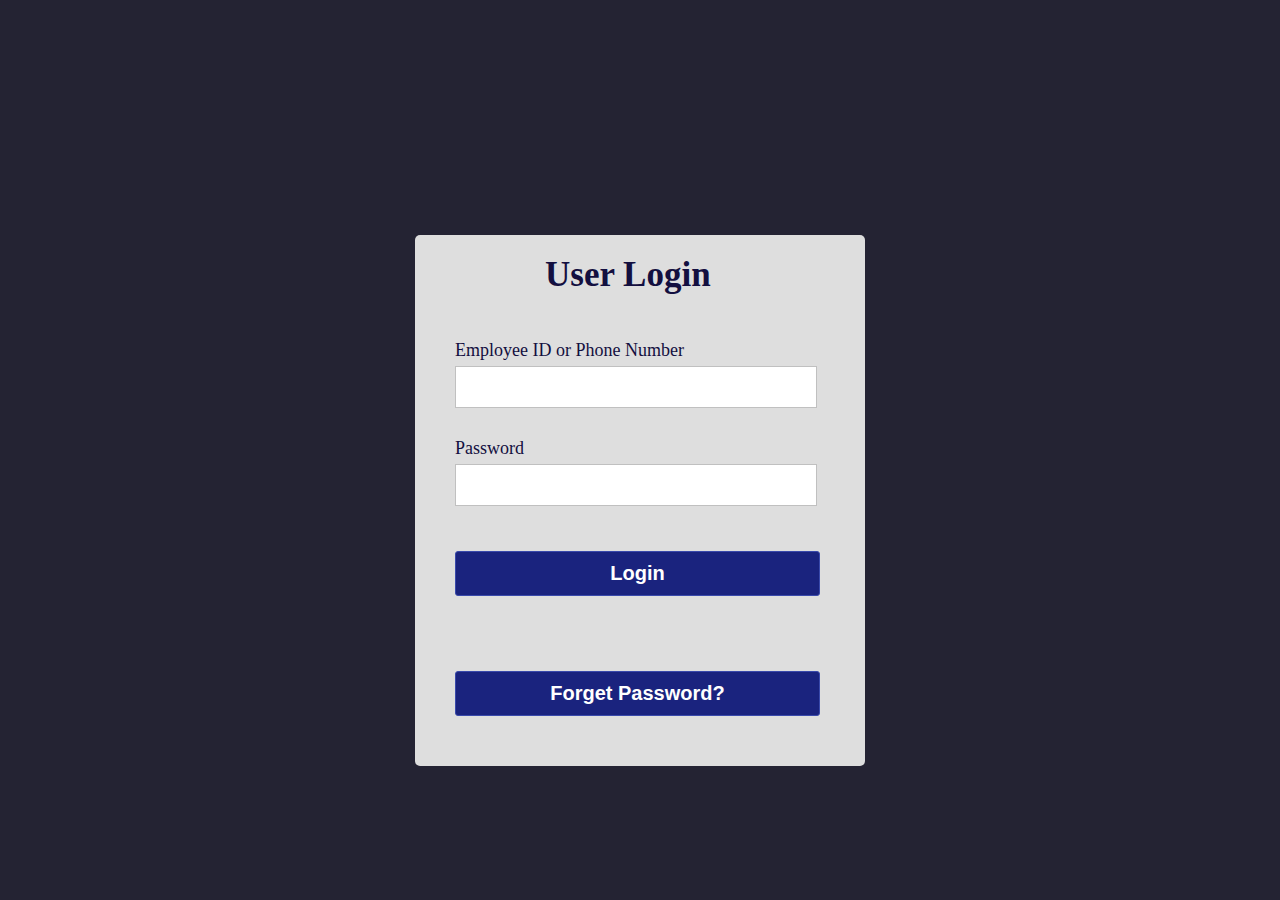
<file: index.html>
<!DOCTYPE html>
<html lang="en">
<head>
	<meta charset="UTF-8">
	<title>Validated Login Form</title>
	<link rel="stylesheet" href="style.css">
</head>
<body>
	<div class="container">
		<h1 class="label">User Login</h1>
		<form class="login_form" action="seat1.html" method="post" name="form" onsubmit="return validated()">
			<div class="font">Employee ID or Phone Number</div>
			<input autocomplete="off" type="text" name="email">
			<div id="email_error">Please fill up your Employee ID or Phone Number</div>
			<div class="font font2">Password</div>
			<input type="password" name="password">
			<div id="pass_error">Please fill up your Password</div>
			<button type="submit">Login</button>
			<button type="submit">Forget Password?</button>
		</form>
	</div>	
	<script src="valid.js"></script>
</body>
</html>
</file>
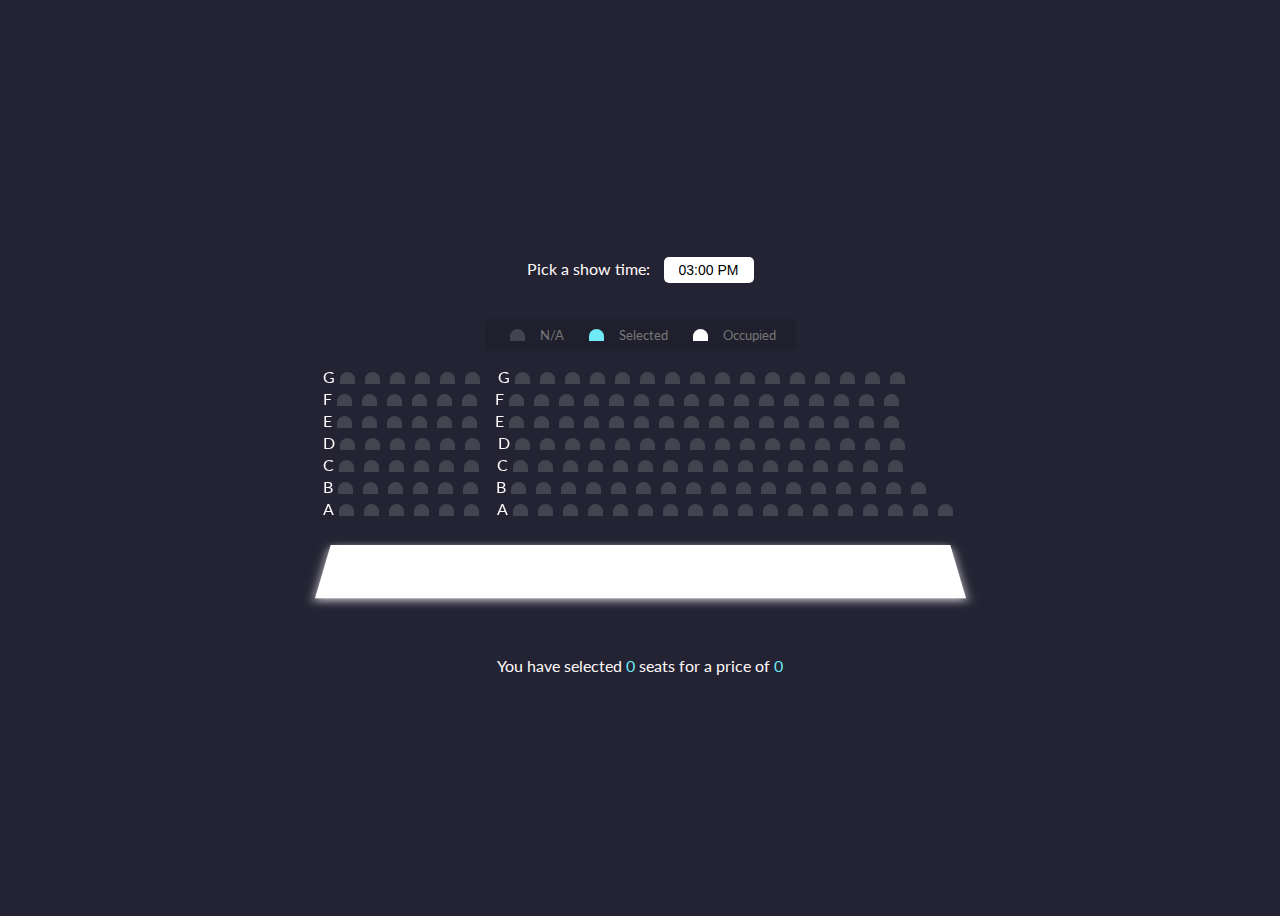
<file: seat1.html>
<!DOCTYPE html>
<html lang="en">
  <head>
    <meta charset="UTF-8" />
    <meta http-equiv="X-UA-Compatible" content="IE=edge" />
    <meta name="viewport" content="width=device-width, initial-scale=1.0" />
    <link rel="stylesheet" href="seat1.css" />
    <title>Seat Booking</title>
  </head>
  <body>
    <div class="movie-container">
      <label>Pick a show time:</label>
      <select id="movie">
        <option value="10">03:00 PM</option>
        <option value="12">06:00 PM</option>
      </select>
    </div>

    <ul class="showcase">
      <li>
        <div class="seat"></div>
        <small>N/A</small>
      </li>

      <li>
        <div class="seat selected"></div>
        <small>Selected</small>
      </li>

      <li>
        <div class="seat occupied"></div>
        <small>Occupied</small>
      </li>
    </ul>

    <div class="container">
      <div class="row">
        <div class="row-label">G </div>
        <div class="seat"></div>
        <div class="seat"></div>
        <div class="seat"></div>
        <div class="seat"></div>
        <div class="seat"></div>
        <div class="seat"></div>
        <div class="row-label">G </div>
        <div class="seat"></div>
        <div class="seat"></div>
        <div class="seat"></div>
        <div class="seat"></div>
        <div class="seat"></div>
        <div class="seat"></div>
        <div class="seat"></div>
        <div class="seat"></div>
        <div class="seat"></div>
        <div class="seat"></div>
        <div class="seat"></div>
        <div class="seat"></div>
        <div class="seat"></div>
        <div class="seat"></div>
        <div class="seat"></div>
        <div class="seat"></div>
      </div>
      <div class="row">
        <div class="row-label">F </div>
        <div class="seat"></div>
        <div class="seat"></div>
        <div class="seat"></div>
        <div class="seat"></div>
        <div class="seat"></div>
        <div class="seat"></div>
        <div class="row-label">F </div>
        <div class="seat"></div>
        <div class="seat"></div>
        <div class="seat"></div>
        <div class="seat"></div>
        <div class="seat"></div>
        <div class="seat"></div>
        <div class="seat"></div>
        <div class="seat"></div>
        <div class="seat"></div>
        <div class="seat"></div>
        <div class="seat"></div>
        <div class="seat"></div>
        <div class="seat"></div>
        <div class="seat"></div>
        <div class="seat"></div>
        <div class="seat"></div>
    
      </div>

      <div class="row">
        <div class="row-label">E </div>
        <div class="seat"></div>
        <div class="seat"></div>
        <div class="seat"></div>
        <div class="seat"></div>
        <div class="seat"></div>
        <div class="seat"></div>
        <div class="row-label">E </div>
        <div class="seat"></div>
        <div class="seat"></div>
        <div class="seat"></div>
        <div class="seat"></div>
        <div class="seat"></div>
        <div class="seat"></div>
        <div class="seat"></div>
        <div class="seat"></div>
        <div class="seat"></div>
        <div class="seat"></div>
        <div class="seat"></div>
        <div class="seat"></div>
        <div class="seat"></div>
        <div class="seat"></div>
        <div class="seat"></div>
        <div class="seat"></div>
      </div>

      <div class="row">
        <div class="row-label">D </div>
        <div class="seat"></div>
        <div class="seat"></div>
        <div class="seat"></div>
        <div class="seat"></div>
        <div class="seat"></div>
        <div class="seat"></div>
        <div class="row-label">D </div>
        <div class="seat"></div>
        <div class="seat"></div>
        <div class="seat"></div>
        <div class="seat"></div>
        <div class="seat"></div>
        <div class="seat"></div>
        <div class="seat"></div>
        <div class="seat"></div>
        <div class="seat"></div>
        <div class="seat"></div>
        <div class="seat"></div>
        <div class="seat"></div>
        <div class="seat"></div>
        <div class="seat"></div>
        <div class="seat"></div>
        <div class="seat"></div>
      </div><div class="row">
        <div class="row-label">C </div>
        <div class="seat"></div>
        <div class="seat"></div>
        <div class="seat"></div>
        <div class="seat"></div>
        <div class="seat"></div>
        <div class="seat"></div>
        <div class="row-label">C </div>
        <div class="seat"></div>
        <div class="seat"></div>
        <div class="seat"></div>
        <div class="seat"></div>
        <div class="seat"></div>
        <div class="seat"></div>
        <div class="seat"></div>
        <div class="seat"></div>
        <div class="seat"></div>
        <div class="seat"></div>
        <div class="seat"></div>
        <div class="seat"></div>
        <div class="seat"></div>
        <div class="seat"></div>
        <div class="seat"></div>
        <div class="seat"></div>
      </div><div class="row">
        <div class="row-label">B </div>
        <div class="seat"></div>
        <div class="seat"></div>
        <div class="seat"></div>
        <div class="seat"></div>
        <div class="seat"></div>
        <div class="seat"></div>
        <div class="row-label">B </div>
        <div class="seat"></div>
        <div class="seat"></div>
        <div class="seat"></div>
        <div class="seat"></div>
        <div class="seat"></div>
        <div class="seat"></div>
        <div class="seat"></div>
        <div class="seat"></div>
        <div class="seat"></div>
        <div class="seat"></div>
        <div class="seat"></div>
        <div class="seat"></div>
        <div class="seat"></div>
        <div class="seat"></div>
        <div class="seat"></div>
        <div class="seat"></div>
        <div class="seat"></div>
      </div>

      <div class="row">
        <div class="row-label">A </div>
        <div class="seat"></div>
        <div class="seat"></div>
        <div class="seat"></div>
        <div class="seat"></div>
        <div class="seat"></div>
        <div class="seat"></div>
        <div class="row-label">A </div>
        <div class="seat"></div>
        <div class="seat"></div>
        <div class="seat"></div>
        <div class="seat"></div>
        <div class="seat"></div>
        <div class="seat"></div>
        <div class="seat"></div>
        <div class="seat"></div>
        <div class="seat"></div>
        <div class="seat"></div>
        <div class="seat"></div>
        <div class="seat"></div>
        <div class="seat"></div>
        <div class="seat"></div>
        <div class="seat"></div>
        <div class="seat"></div>
        <div class="seat"></div>
        <div class="seat"></div>
      </div>
      <div class="screen"></div>
    </div>

    <p class="text">
      You have selected <span id="count">0</span> seats for a price of <span id="total">0</span>
    </p>
    <script src="seat1.js"></script>
  </body>
</html>
</file>
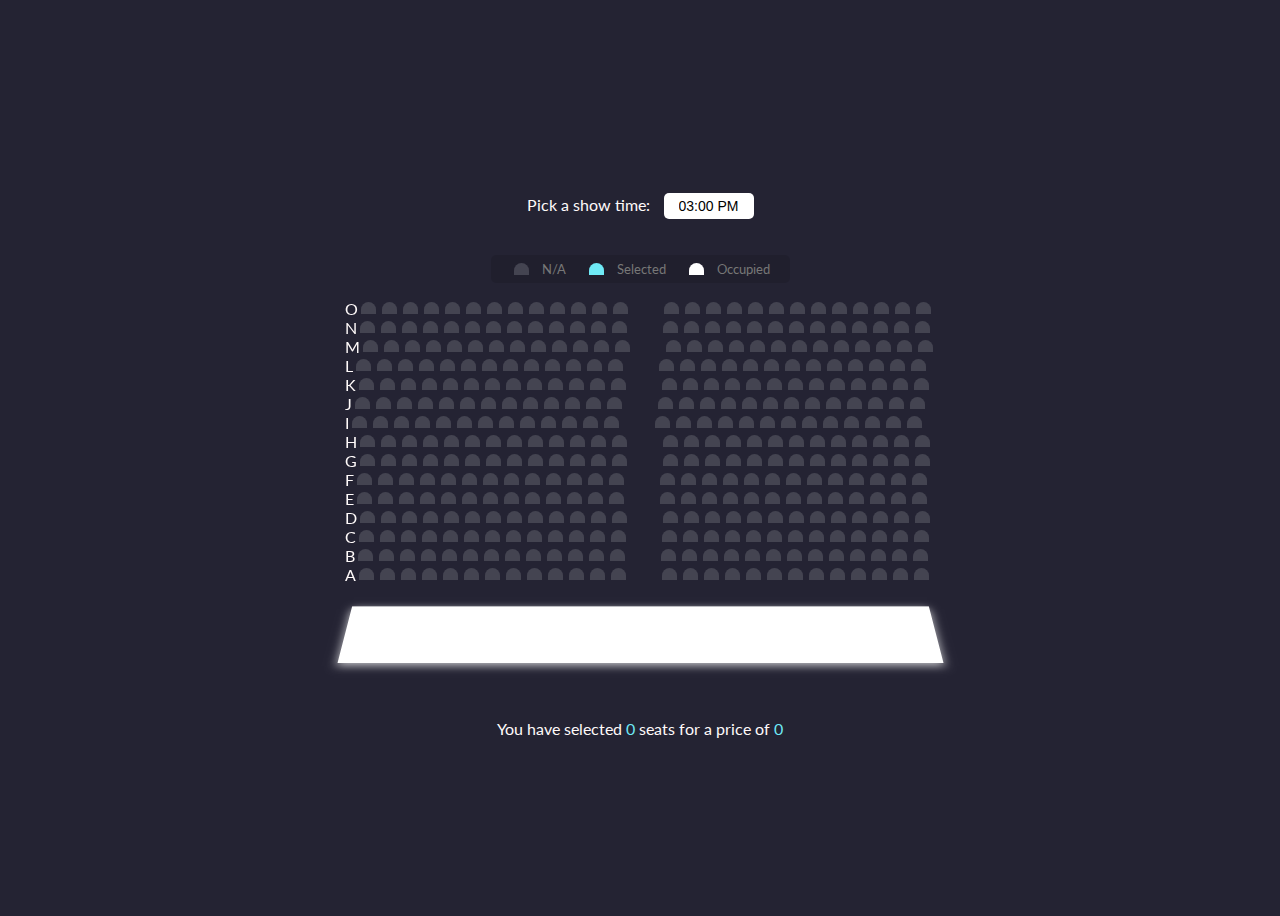
<file: seat2.html>
<!DOCTYPE html>
<html lang="en">
  <head>
    <meta charset="UTF-8" />
    <meta http-equiv="X-UA-Compatible" content="IE=edge" />
    <meta name="viewport" content="width=device-width, initial-scale=1.0" />
    <link rel="stylesheet" href="seat2.css" />
    <title>Seat Booking</title>
  </head>
  <body>
    <div class="movie-container">
      <label>Pick a show time:</label>
      <select id="movie">
        <option value="10">03:00 PM</option>
        <option value="12">06:00 PM</option>
      </select>
    </div>

    <ul class="showcase">
      <li>
        <div class="seat"></div>
        <small>N/A</small>
      </li>

      <li>
        <div class="seat selected"></div>
        <small>Selected</small>
      </li>

      <li>
        <div class="seat occupied"></div>
        <small>Occupied</small>
      </li>
    </ul>

    <div class="container">
      
      <div class="row">
        <div class="row-label">O</div>
        <div class="seat"></div>
        <div class="seat"></div>
        <div class="seat"></div>
        <div class="seat"></div>
        <div class="seat"></div>
        <div class="seat"></div>
        <div class="seat"></div>
        <div class="seat"></div>
        <div class="seat"></div>
        <div class="seat"></div>
        <div class="seat"></div>
        <div class="seat"></div>
        <div class="seat"></div>
        <div class="seat"></div>
        <div class="seat"></div>
        <div class="seat"></div>
        <div class="seat"></div>
        <div class="seat"></div>
        <div class="seat"></div>
        <div class="seat"></div>
        <div class="seat"></div>
        <div class="seat"></div>
        <div class="seat"></div>
        <div class="seat"></div>
        <div class="seat"></div>
        <div class="seat"></div>
      </div>

      <div class="row">
        <div class="row-label">N</div>
        <div class="seat"></div>
        <div class="seat"></div>
        <div class="seat"></div>
        <div class="seat"></div>
        <div class="seat"></div>
        <div class="seat"></div>
        <div class="seat"></div>
        <div class="seat"></div>
        <div class="seat"></div>
        <div class="seat"></div>
        <div class="seat"></div>
        <div class="seat"></div>
        <div class="seat"></div>
        <div class="seat"></div>
        <div class="seat"></div>
        <div class="seat"></div>
        <div class="seat"></div>
        <div class="seat"></div>
        <div class="seat"></div>
        <div class="seat"></div>
        <div class="seat"></div>
        <div class="seat"></div>
        <div class="seat"></div>
        <div class="seat"></div>
        <div class="seat"></div>
        <div class="seat"></div>
      </div>
      <div class="row">
        <div class="row-label">M</div>
        <div class="seat"></div>
        <div class="seat"></div>
        <div class="seat"></div>
        <div class="seat"></div>
        <div class="seat"></div>
        <div class="seat"></div>
        <div class="seat"></div>
        <div class="seat"></div>
        <div class="seat"></div>
        <div class="seat"></div>
        <div class="seat"></div>
        <div class="seat"></div>
        <div class="seat"></div>
        <div class="seat"></div>
        <div class="seat"></div>
        <div class="seat"></div>
        <div class="seat"></div>
        <div class="seat"></div>
        <div class="seat"></div>
        <div class="seat"></div>
        <div class="seat"></div>
        <div class="seat"></div>
        <div class="seat"></div>
        <div class="seat"></div>
        <div class="seat"></div>
        <div class="seat"></div>
      </div>
      <div class="row">
        <div class="row-label">L</div>
        <div class="seat"></div>
        <div class="seat"></div>
        <div class="seat"></div>
        <div class="seat"></div>
        <div class="seat"></div>
        <div class="seat"></div>
        <div class="seat"></div>
        <div class="seat"></div>
        <div class="seat"></div>
        <div class="seat"></div>
        <div class="seat"></div>
        <div class="seat"></div>
        <div class="seat"></div>
        <div class="seat"></div>
        <div class="seat"></div>
        <div class="seat"></div>
        <div class="seat"></div>
        <div class="seat"></div>
        <div class="seat"></div>
        <div class="seat"></div>
        <div class="seat"></div>
        <div class="seat"></div>
        <div class="seat"></div>
        <div class="seat"></div>
        <div class="seat"></div>
        <div class="seat"></div>
      </div>
      <div class="row">
        <div class="row-label">K</div>
        <div class="seat"></div>
        <div class="seat"></div>
        <div class="seat"></div>
        <div class="seat"></div>
        <div class="seat"></div>
        <div class="seat"></div>
        <div class="seat"></div>
        <div class="seat"></div>
        <div class="seat"></div>
        <div class="seat"></div>
        <div class="seat"></div>
        <div class="seat"></div>
        <div class="seat"></div>
        <div class="seat"></div>
        <div class="seat"></div>
        <div class="seat"></div>
        <div class="seat"></div>
        <div class="seat"></div>
        <div class="seat"></div>
        <div class="seat"></div>
        <div class="seat"></div>
        <div class="seat"></div>
        <div class="seat"></div>
        <div class="seat"></div>
        <div class="seat"></div>
        <div class="seat"></div>
      </div>
      <div class="row">
        <div class="row-label">J</div>
        <div class="seat"></div>
        <div class="seat"></div>
        <div class="seat"></div>
        <div class="seat"></div>
        <div class="seat"></div>
        <div class="seat"></div>
        <div class="seat"></div>
        <div class="seat"></div>
        <div class="seat"></div>
        <div class="seat"></div>
        <div class="seat"></div>
        <div class="seat"></div>
        <div class="seat"></div>
        <div class="seat"></div>
        <div class="seat"></div>
        <div class="seat"></div>
        <div class="seat"></div>
        <div class="seat"></div>
        <div class="seat"></div>
        <div class="seat"></div>
        <div class="seat"></div>
        <div class="seat"></div>
        <div class="seat"></div>
        <div class="seat"></div>
        <div class="seat"></div>
        <div class="seat"></div>
      </div>
      <div class="row">
        <div class="row-label">I</div>
        <div class="seat"></div>
        <div class="seat"></div>
        <div class="seat"></div>
        <div class="seat"></div>
        <div class="seat"></div>
        <div class="seat"></div>
        <div class="seat"></div>
        <div class="seat"></div>
        <div class="seat"></div>
        <div class="seat"></div>
        <div class="seat"></div>
        <div class="seat"></div>
        <div class="seat"></div>
        <div class="seat"></div>
        <div class="seat"></div>
        <div class="seat"></div>
        <div class="seat"></div>
        <div class="seat"></div>
        <div class="seat"></div>
        <div class="seat"></div>
        <div class="seat"></div>
        <div class="seat"></div>
        <div class="seat"></div>
        <div class="seat"></div>
        <div class="seat"></div>
        <div class="seat"></div>
      </div>
      <div class="row">
        <div class="row-label">H</div>
        <div class="seat"></div>
        <div class="seat"></div>
        <div class="seat"></div>
        <div class="seat"></div>
        <div class="seat"></div>
        <div class="seat"></div>
        <div class="seat"></div>
        <div class="seat"></div>
        <div class="seat"></div>
        <div class="seat"></div>
        <div class="seat"></div>
        <div class="seat"></div>
        <div class="seat"></div>
        <div class="seat"></div>
        <div class="seat"></div>
        <div class="seat"></div>
        <div class="seat"></div>
        <div class="seat"></div>
        <div class="seat"></div>
        <div class="seat"></div>
        <div class="seat"></div>
        <div class="seat"></div>
        <div class="seat"></div>
        <div class="seat"></div>
        <div class="seat"></div>
        <div class="seat"></div>
      </div>
      <div class="row">
        <div class="row-label">G</div>
        <div class="seat"></div>
        <div class="seat"></div>
        <div class="seat"></div>
        <div class="seat"></div>
        <div class="seat"></div>
        <div class="seat"></div>
        <div class="seat"></div>
        <div class="seat"></div>
        <div class="seat"></div>
        <div class="seat"></div>
        <div class="seat"></div>
        <div class="seat"></div>
        <div class="seat"></div>
        <div class="seat"></div>
        <div class="seat"></div>
        <div class="seat"></div>
        <div class="seat"></div>
        <div class="seat"></div>
        <div class="seat"></div>
        <div class="seat"></div>
        <div class="seat"></div>
        <div class="seat"></div>
        <div class="seat"></div>
        <div class="seat"></div>
        <div class="seat"></div>
        <div class="seat"></div>
      </div>
      <div class="row">
        <div class="row-label">F</div>
        <div class="seat"></div>
        <div class="seat"></div>
        <div class="seat"></div>
        <div class="seat"></div>
        <div class="seat"></div>
        <div class="seat"></div>
        <div class="seat"></div>
        <div class="seat"></div>
        <div class="seat"></div>
        <div class="seat"></div>
        <div class="seat"></div>
        <div class="seat"></div>
        <div class="seat"></div>
        <div class="seat"></div>
        <div class="seat"></div>
        <div class="seat"></div>
        <div class="seat"></div>
        <div class="seat"></div>
        <div class="seat"></div>
        <div class="seat"></div>
        <div class="seat"></div>
        <div class="seat"></div>
        <div class="seat"></div>
        <div class="seat"></div>
        <div class="seat"></div>
        <div class="seat"></div>
      </div>
      <div class="row">
        <div class="row-label">E</div>
        <div class="seat"></div>
        <div class="seat"></div>
        <div class="seat"></div>
        <div class="seat"></div>
        <div class="seat"></div>
        <div class="seat"></div>
        <div class="seat"></div>
        <div class="seat"></div>
        <div class="seat"></div>
        <div class="seat"></div>
        <div class="seat"></div>
        <div class="seat"></div>
        <div class="seat"></div>
        <div class="seat"></div>
        <div class="seat"></div>
        <div class="seat"></div>
        <div class="seat"></div>
        <div class="seat"></div>
        <div class="seat"></div>
        <div class="seat"></div>
        <div class="seat"></div>
        <div class="seat"></div>
        <div class="seat"></div>
        <div class="seat"></div>
        <div class="seat"></div>
        <div class="seat"></div>
      </div>
      <div class="row">
        <div class="row-label">D</div>
        <div class="seat"></div>
        <div class="seat"></div>
        <div class="seat"></div>
        <div class="seat"></div>
        <div class="seat"></div>
        <div class="seat"></div>
        <div class="seat"></div>
        <div class="seat"></div>
        <div class="seat"></div>
        <div class="seat"></div>
        <div class="seat"></div>
        <div class="seat"></div>
        <div class="seat"></div>
        <div class="seat"></div>
        <div class="seat"></div>
        <div class="seat"></div>
        <div class="seat"></div>
        <div class="seat"></div>
        <div class="seat"></div>
        <div class="seat"></div>
        <div class="seat"></div>
        <div class="seat"></div>
        <div class="seat"></div>
        <div class="seat"></div>
        <div class="seat"></div>
        <div class="seat"></div>
      </div>
      <div class="row">
        <div class="row-label">C</div>
        <div class="seat"></div>
        <div class="seat"></div>
        <div class="seat"></div>
        <div class="seat"></div>
        <div class="seat"></div>
        <div class="seat"></div>
        <div class="seat"></div>
        <div class="seat"></div>
        <div class="seat"></div>
        <div class="seat"></div>
        <div class="seat"></div>
        <div class="seat"></div>
        <div class="seat"></div>
        <div class="seat"></div>
        <div class="seat"></div>
        <div class="seat"></div>
        <div class="seat"></div>
        <div class="seat"></div>
        <div class="seat"></div>
        <div class="seat"></div>
        <div class="seat"></div>
        <div class="seat"></div>
        <div class="seat"></div>
        <div class="seat"></div>
        <div class="seat"></div>
        <div class="seat"></div>
      </div>
      <div class="row">
        <div class="row-label">B</div>
        <div class="seat"></div>
        <div class="seat"></div>
        <div class="seat"></div>
        <div class="seat"></div>
        <div class="seat"></div>
        <div class="seat"></div>
        <div class="seat"></div>
        <div class="seat"></div>
        <div class="seat"></div>
        <div class="seat"></div>
        <div class="seat"></div>
        <div class="seat"></div>
        <div class="seat"></div>
        <div class="seat"></div>
        <div class="seat"></div>
        <div class="seat"></div>
        <div class="seat"></div>
        <div class="seat"></div>
        <div class="seat"></div>
        <div class="seat"></div>
        <div class="seat"></div>
        <div class="seat"></div>
        <div class="seat"></div>
        <div class="seat"></div>
        <div class="seat"></div>
        <div class="seat"></div>
      </div>
      <div class="row">
        <div class="row-label">A</div>
        <div class="seat"></div>
        <div class="seat"></div>
        <div class="seat"></div>
        <div class="seat"></div>
        <div class="seat"></div>
        <div class="seat"></div>
        <div class="seat"></div>
        <div class="seat"></div>
        <div class="seat"></div>
        <div class="seat"></div>
        <div class="seat"></div>
        <div class="seat"></div>
        <div class="seat"></div>
        <div class="seat"></div>
        <div class="seat"></div>
        <div class="seat"></div>
        <div class="seat"></div>
        <div class="seat"></div>
        <div class="seat"></div>
        <div class="seat"></div>
        <div class="seat"></div>
        <div class="seat"></div>
        <div class="seat"></div>
        <div class="seat"></div>
        <div class="seat"></div>
        <div class="seat"></div>
      </div>
      
      <div class="screen"></div>
    </div>

    <p class="text">
      You have selected <span id="count">0</span> seats for a price of <span id="total">0</span>
    </p>
    <script src="seat2.js"></script>
  </body>
</html>
</file>
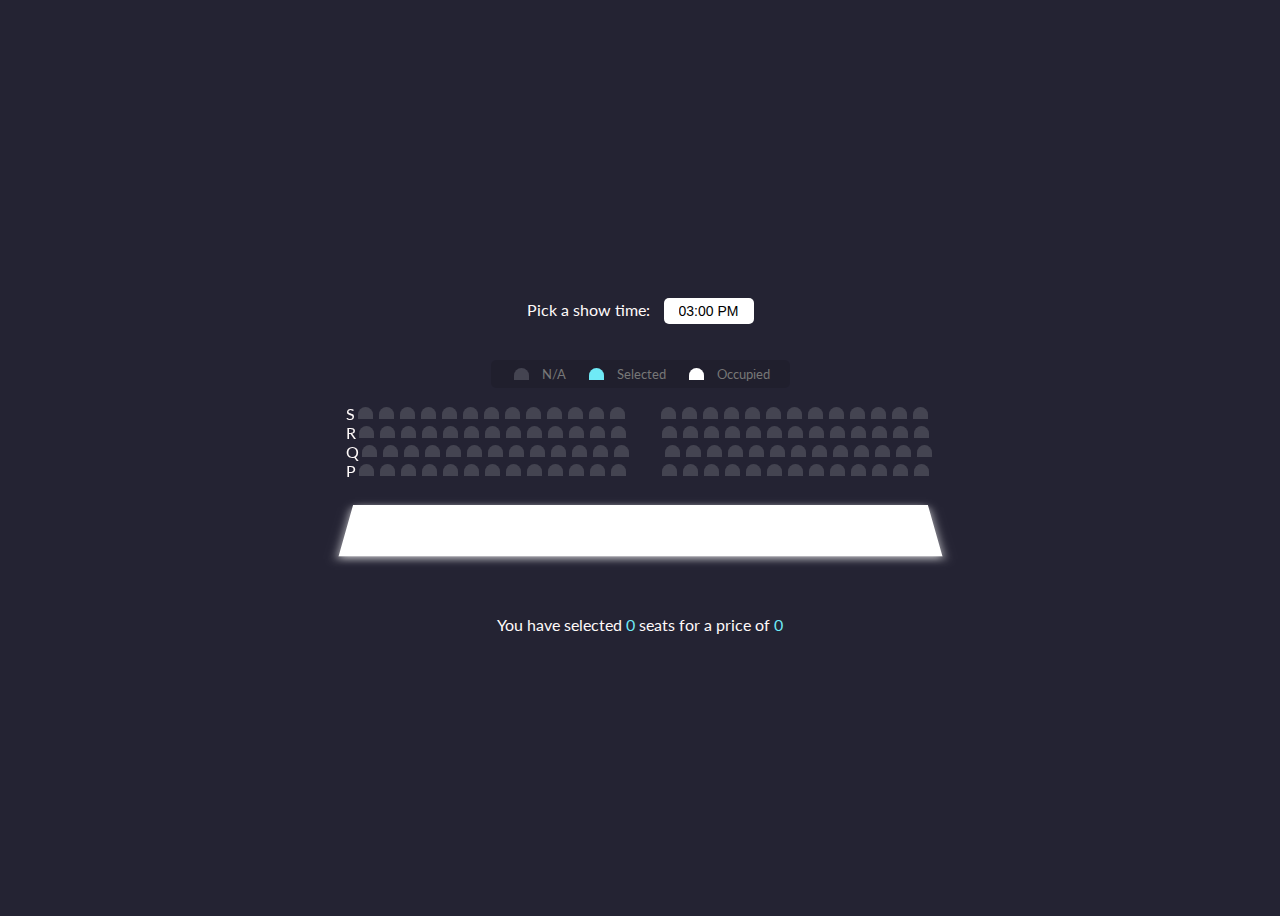
<file: seat3.html>
<!DOCTYPE html>
<html lang="en">
  <head>
    <meta charset="UTF-8" />
    <meta http-equiv="X-UA-Compatible" content="IE=edge" />
    <meta name="viewport" content="width=device-width, initial-scale=1.0" />
    <link rel="stylesheet" href="seat3.css" />
    <title>Seat Booking</title>
  </head>
  <body>
    <div class="movie-container">
      <label>Pick a show time:</label>
      <select id="movie">
        <option value="10">03:00 PM</option>
        <option value="12">06:00 PM</option>
      </select>
    </div>

    <ul class="showcase">
      <li>
        <div class="seat"></div>
        <small>N/A</small>
      </li>

      <li>
        <div class="seat selected"></div>
        <small>Selected</small>
      </li>

      <li>
        <div class="seat occupied"></div>
        <small>Occupied</small>
      </li>
    </ul>

    <div class="container">
      <div class="row">
        <div class="row-label">S</div>
        <div class="seat"></div>
        <div class="seat"></div>
        <div class="seat"></div>
        <div class="seat"></div>
        <div class="seat"></div>
        <div class="seat"></div>
        <div class="seat"></div>
        <div class="seat"></div>
        <div class="seat"></div>
        <div class="seat"></div>
        <div class="seat"></div>
        <div class="seat"></div>
        <div class="seat"></div>
        <div class="seat"></div>
        <div class="seat"></div>
        <div class="seat"></div>
        <div class="seat"></div>
        <div class="seat"></div>
        <div class="seat"></div>
        <div class="seat"></div>
        <div class="seat"></div>
        <div class="seat"></div>
        <div class="seat"></div>
        <div class="seat"></div>
        <div class="seat"></div>
        <div class="seat"></div>
      </div>
      
      <div class="row">
        <div class="row-label">R</div>
        <div class="seat"></div>
        <div class="seat"></div>
        <div class="seat"></div>
        <div class="seat"></div>
        <div class="seat"></div>
        <div class="seat"></div>
        <div class="seat"></div>
        <div class="seat"></div>
        <div class="seat"></div>
        <div class="seat"></div>
        <div class="seat"></div>
        <div class="seat"></div>
        <div class="seat"></div>
        <div class="seat"></div>
        <div class="seat"></div>
        <div class="seat"></div>
        <div class="seat"></div>
        <div class="seat"></div>
        <div class="seat"></div>
        <div class="seat"></div>
        <div class="seat"></div>
        <div class="seat"></div>
        <div class="seat"></div>
        <div class="seat"></div>
        <div class="seat"></div>
        <div class="seat"></div>
      </div>
      
      <div class="row">
        <div class="row-label">Q</div>
        <div class="seat"></div>
        <div class="seat"></div>
        <div class="seat"></div>
        <div class="seat"></div>
        <div class="seat"></div>
        <div class="seat"></div>
        <div class="seat"></div>
        <div class="seat"></div>
        <div class="seat"></div>
        <div class="seat"></div>
        <div class="seat"></div>
        <div class="seat"></div>
        <div class="seat"></div>
        <div class="seat"></div>
        <div class="seat"></div>
        <div class="seat"></div>
        <div class="seat"></div>
        <div class="seat"></div>
        <div class="seat"></div>
        <div class="seat"></div>
        <div class="seat"></div>
        <div class="seat"></div>
        <div class="seat"></div>
        <div class="seat"></div>
        <div class="seat"></div>
        <div class="seat"></div>
      </div>
      
      <div class="row">
        <div class="row-label">P</div>
        <div class="seat"></div>
        <div class="seat"></div>
        <div class="seat"></div>
        <div class="seat"></div>
        <div class="seat"></div>
        <div class="seat"></div>
        <div class="seat"></div>
        <div class="seat"></div>
        <div class="seat"></div>
        <div class="seat"></div>
        <div class="seat"></div>
        <div class="seat"></div>
        <div class="seat"></div>
        <div class="seat"></div>
        <div class="seat"></div>
        <div class="seat"></div>
        <div class="seat"></div>
        <div class="seat"></div>
        <div class="seat"></div>
        <div class="seat"></div>
        <div class="seat"></div>
        <div class="seat"></div>
        <div class="seat"></div>
        <div class="seat"></div>
        <div class="seat"></div>
        <div class="seat"></div>
      </div>
      
 
      <div class="screen"></div>
    </div>

    <p class="text">
      You have selected <span id="count">0</span> seats for a price of <span id="total">0</span>
    </p>
    <script src="seat3.js"></script>
  </body>
</html>
</file>
<file: style.css>
*{
	padding: 0;
	margin: 0;
}
body{
	background-color: #242333;
	background-size: cover;
	align-items: center;
	justify-content: center;
	display: flex;
	height: 100vh;
	font-family: 'Lato','sans-serif';
}
.container{
	position: relative;
	margin-top: 100px;
	width: 450px;
	height: auto;
	background: #dedede;
	border-radius: 5px;
}
.label{
	padding: 20px 130px;
	font-size: 35px;
	font-weight: bold;
	color: #130f40;
}
.login_form{
	padding: 20px 40px;
}
.login_form .font{
	font-size: 18px;
	color: #130f40;
	margin: 5px 0;
}
.login_form input{
	height: 40px;
	width: 350px;
	padding: 0 5px;
	font-size: 18px;
	outline: none;
	border: 1px solid silver;
}
.login_form .font2{
	margin-top: 30px;
}
.login_form button{
	margin: 45px 0 30px 0;
	height: 45px;
	width: 365px;
	font-size: 20px;
	color: white;
	outline: none;
	cursor: pointer;
	font-weight: bold;
	background: #1A237E;
	border-radius: 3px;
	border: 1px solid #3949AB;
	transition: .5s;
}
.login_form button:hover{
	background: #151c6a;
}
.login_form #email_error,
.login_form #pass_error{
	margin-top: 5px;
	width: 345px;
	font-size: 18px;
	color: #C62828;
	background: rgba(255,0,0,0.1);
	text-align: center;
	padding: 5px 8px;
	border-radius: 3px;
	border: 1px solid #EF9A9A;
	display: none;
}
</file>
<file: seat1.css>
@import url('https://fonts.googleapis.com/css?family=Lato&display=swap');

* {
  box-sizing: border-box;
}

body {
  background-color: #242333;
  display: flex;
  flex-direction: column;
  color: rgb(255, 250, 250);
  align-items: center;
  justify-content: center;
  height: 100vh;
  font-family: 'Lato', 'sans-serif';
}

.movie-container {
  margin: 20px 0;
}

.movie-container select {
  background-color: #fff;
  border: 0;
  border-radius: 5px;
  font-size: 14px;
  margin-left: 10px;
  padding: 5px 15px 5px 15px;
  -moz-appearance: none;
  -webkit-appearance: none;
  appearance: none;
}

.container {
  perspective: 1000px;
  margin-bottom: 30px;
}

.seat {
  background-color: #444451;
  height: 12px;
  width: 15px;
  margin: 5px;
  border-top-left-radius: 10px;
  border-top-right-radius: 10px;
}

.seat.selected {
  background-color: #6feaf6;
}

.seat.occupied {
  background-color: #fff;
}

.seat:nth-of-type(7) {
  margin-right: 18px;
}

.seat:nth-last-of-type( ) {
  margin-left: 18px;
  
}

.seat:not(.occupied):hover {
  cursor: pointer;
  transform: scale(1.2);
}

.showcase .seat:not(.occupied):hover {
  cursor: default;
  transform: scale(1);
}

.showcase {
  background-color: rgba(0, 0, 0, 0.1);
  padding: 5px 10px;
  border-radius: 5px;
  color: #777;
  list-style-type: none;
  display: flex;
  justify-content: space-between;
}

.showcase li {
  display: flex;
  align-items: center;
  justify-content: center;
  margin: 0 10px;
}

.showcase li small {
  margin-left: 10px;
}

.row {
  display: flex;
}

.screen {
  background-color: #fff;
  height: 70px;
  width: 100%;
  margin: 15px 0;
  transform: rotateX(45deg);
  box-shadow: 0 3px 10px rgba(255, 255, 255, 0.75);
}

p.text {
  margin: 5px 0;
}

p.text span {
  color: #6feaf6;
}
</file>
<file: seat2.css>
@import url('https://fonts.googleapis.com/css?family=Lato&display=swap');

* {
  box-sizing: border-box;
}

body {
  background-color: #242333;
  display: flex;
  flex-direction: column;
  color: rgb(255, 250, 250);
  align-items: center;
  justify-content: center;
  height: 100vh;
  font-family: 'Lato', 'sans-serif';
}

.movie-container {
  margin: 20px 0;
}

.movie-container select {
  background-color: #fff;
  border: 0;
  border-radius: 5px;
  font-size: 14px;
  margin-left: 10px;
  padding: 5px 15px 5px 15px;
  -moz-appearance: none;
  -webkit-appearance: none;
  appearance: none;
}

.container {
  perspective: 1000px;
  margin-bottom: 30px;
}

.seat {
  background-color: #444451;
  height: 12px;
  width: 15px;
  margin: 3px;
  border-top-left-radius: 10px;
  border-top-right-radius: 10px;
}

.seat.selected {
  background-color: #6feaf6;
}

.seat.occupied {
  background-color: #fff;
}

.seat:nth-of-type(14) {
  margin-right: 18px;
}

.seat:nth-last-of-type(13) {
  margin-left: 18px;
  
}

.seat:not(.occupied):hover {
  cursor: pointer;
  transform: scale(1.2);
}

.showcase .seat:not(.occupied):hover {
  cursor: default;
  transform: scale(1);
}

.showcase {
  background-color: rgba(0, 0, 0, 0.1);
  padding: 5px 10px;
  border-radius: 5px;
  color: #777;
  list-style-type: none;
  display: flex;
  justify-content: space-between;
}

.showcase li {
  display: flex;
  align-items: center;
  justify-content: center;
  margin: 0 10px;
}

.showcase li small {
  margin-left: 10px;
}

.row {
  display: flex;
}

.screen {
  background-color: #fff;
  height: 70px;
  width: 100%;
  margin: 15px 0;
  transform: rotateX(45deg);
  box-shadow: 0 3px 10px rgba(255, 255, 255, 0.75);
}

p.text {
  margin: 5px 0;
}

p.text span {
  color: #6feaf6;
}
</file>
<file: seat3.css>
@import url('https://fonts.googleapis.com/css?family=Lato&display=swap');

* {
  box-sizing: border-box;
}

body {
  background-color: #242333;
  display: flex;
  flex-direction: column;
  color: rgb(255, 250, 250);
  align-items: center;
  justify-content: center;
  height: 100vh;
  font-family: 'Lato', 'sans-serif';
}

.movie-container {
  margin: 20px 0;
}

.movie-container select {
  background-color: #fff;
  border: 0;
  border-radius: 5px;
  font-size: 14px;
  margin-left: 10px;
  padding: 5px 15px 5px 15px;
  -moz-appearance: none;
  -webkit-appearance: none;
  appearance: none;
}

.container {
  perspective: 1000px;
  margin-bottom: 30px;
}

.seat {
  background-color: #444451;
  height: 12px;
  width: 15px;
  margin: 3px;
  border-top-left-radius: 10px;
  border-top-right-radius: 10px;
}

.seat.selected {
  background-color: #6feaf6;
}

.seat.occupied {
  background-color: #fff;
}

.seat:nth-of-type(14) {
  margin-right: 18px;
}

.seat:nth-last-of-type(13) {
  margin-left: 18px;
  
}

.seat:not(.occupied):hover {
  cursor: pointer;
  transform: scale(1.2);
}

.showcase .seat:not(.occupied):hover {
  cursor: default;
  transform: scale(1);
}

.showcase {
  background-color: rgba(0, 0, 0, 0.1);
  padding: 5px 10px;
  border-radius: 5px;
  color: #777;
  list-style-type: none;
  display: flex;
  justify-content: space-between;
}

.showcase li {
  display: flex;
  align-items: center;
  justify-content: center;
  margin: 0 10px;
}

.showcase li small {
  margin-left: 10px;
}

.row {
  display: flex;
}

.screen {
  background-color: #fff;
  height: 70px;
  width: 100%;
  margin: 15px 0;
  transform: rotateX(45deg);
  box-shadow: 0 3px 10px rgba(255, 255, 255, 0.75);
}

p.text {
  margin: 5px 0;
}

p.text span {
  color: #6feaf6;
}
</file>
